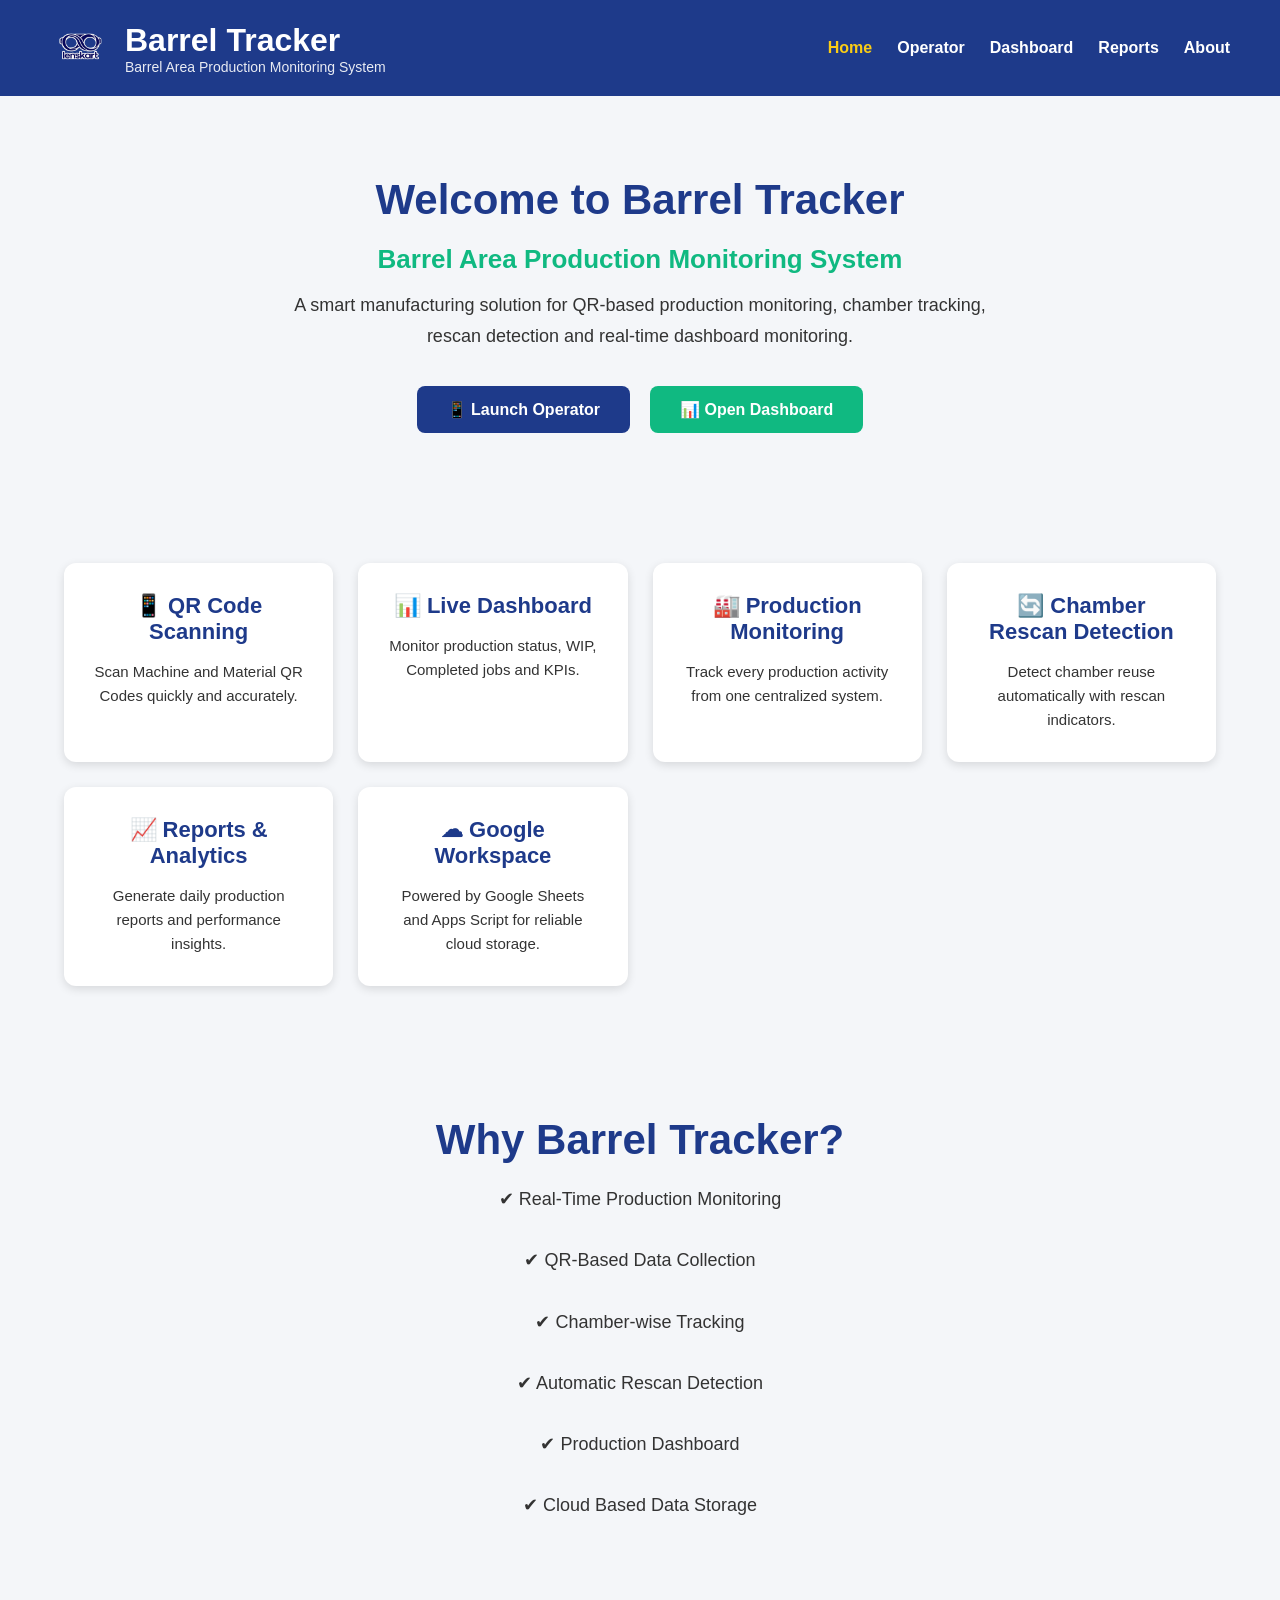
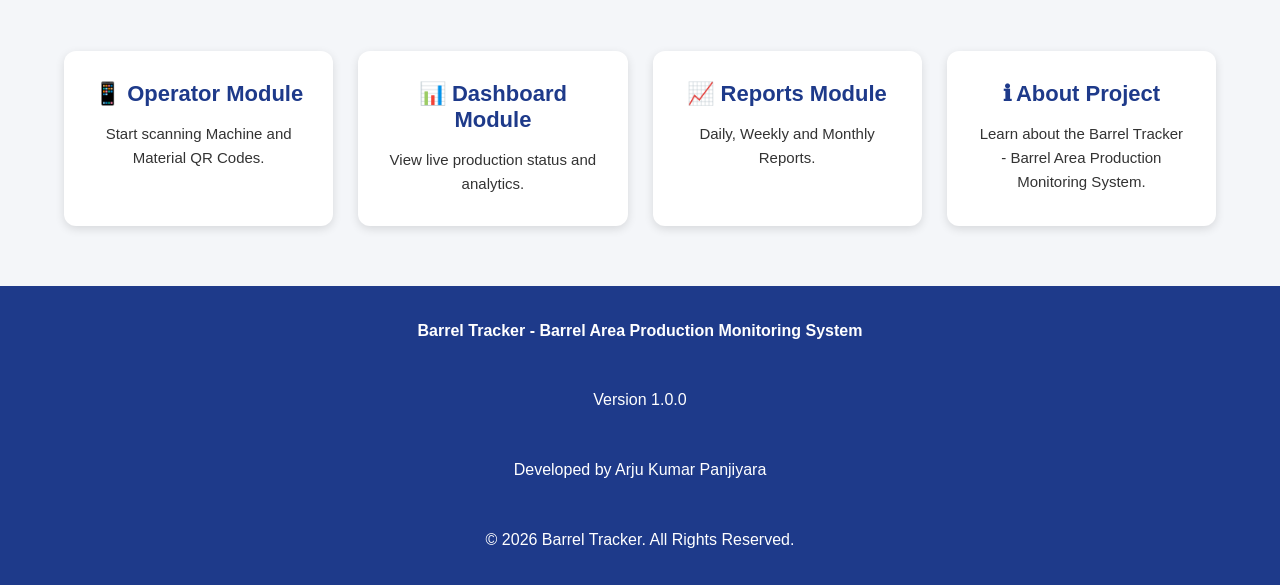
<file: index.html>
<!DOCTYPE html>
<html lang="en">

<head>

    <meta charset="UTF-8">

    <meta name="viewport" content="width=device-width, initial-scale=1.0">

    <title>Barrel Tracker | Barrel Area Production Monitoring System</title>

    <link rel="icon" href="images/logo.png">

    <link rel="stylesheet" href="css/style.css">

</head>

<body>

<!-- ================= HEADER ================= -->

<header>

    <div class="logo">

        <img src="images/logo.png" alt="Barrel Tracker Logo">

        <div>

            <h1>Barrel Tracker</h1>

            <p>Barrel Area Production Monitoring System</p>

        </div>

    </div>

    <nav>

        <ul>

            <li><a href="index.html" class="active">Home</a></li>

            <li><a href="operator.html">Operator</a></li>

            <li><a href="dashboard.html">Dashboard</a></li>

            <li><a href="reports.html">Reports</a></li>

            <li><a href="about.html">About</a></li>

        </ul>

    </nav>

</header>

<!-- ================= HERO ================= -->

<section class="hero">

    <h2>Welcome to Barrel Tracker</h2>

    <h3>Barrel Area Production Monitoring System</h3>

    <p>

        A smart manufacturing solution for QR-based production monitoring,
        chamber tracking, rescan detection and real-time dashboard monitoring.

    </p>

    <div class="hero-buttons">

        <a href="operator.html" class="btn-primary">
            📱 Launch Operator
        </a>

        <a href="dashboard.html" class="btn-secondary">
            📊 Open Dashboard
        </a>

    </div>

</section>

<!-- ================= FEATURES ================= -->

<section class="cards">

    <div class="card">

        <h3>📱 QR Code Scanning</h3>

        <p>

            Scan Machine and Material QR Codes quickly and accurately.

        </p>

    </div>

    <div class="card">

        <h3>📊 Live Dashboard</h3>

        <p>

            Monitor production status, WIP, Completed jobs and KPIs.

        </p>

    </div>

    <div class="card">

        <h3>🏭 Production Monitoring</h3>

        <p>

            Track every production activity from one centralized system.

        </p>

    </div>

    <div class="card">

        <h3>🔄 Chamber Rescan Detection</h3>

        <p>

            Detect chamber reuse automatically with rescan indicators.

        </p>

    </div>

    <div class="card">

        <h3>📈 Reports & Analytics</h3>

        <p>

            Generate daily production reports and performance insights.

        </p>

    </div>

    <div class="card">

        <h3>☁ Google Workspace</h3>

        <p>

            Powered by Google Sheets and Apps Script for reliable cloud storage.

        </p>

    </div>

</section>

<!-- ================= WHY Barrel Tracker ================= -->

<section class="hero">

    <h2>Why Barrel Tracker?</h2>

    <p>

        ✔ Real-Time Production Monitoring<br><br>

        ✔ QR-Based Data Collection<br><br>

        ✔ Chamber-wise Tracking<br><br>

        ✔ Automatic Rescan Detection<br><br>

        ✔ Production Dashboard<br><br>

        ✔ Cloud Based Data Storage

    </p>

</section>

<!-- ================= MODULES ================= -->

<section class="cards">

    <a href="operator.html" class="card">

        <h3>📱 Operator Module</h3>

        <p>

            Start scanning Machine and Material QR Codes.

        </p>

    </a>

    <a href="dashboard.html" class="card">

        <h3>📊 Dashboard Module</h3>

        <p>

            View live production status and analytics.

        </p>

    </a>

    <a href="reports.html" class="card">

        <h3>📈 Reports Module</h3>

        <p>

            Daily, Weekly and Monthly Reports.

        </p>

    </a>

    <a href="about.html" class="card">

        <h3>ℹ About Project</h3>

        <p>

            Learn about the Barrel Tracker - Barrel Area Production Monitoring System.

        </p>

    </a>

</section>

<!-- ================= FOOTER ================= -->

<footer>

    <p>

        <strong>Barrel Tracker - Barrel Area Production Monitoring System</strong>

    </p>

    <br>

    <p>

        Version 1.0.0

    </p>

    <br>

    <p>

        Developed by Arju Kumar Panjiyara

    </p>

    <br>

    <p>

        © 2026 Barrel Tracker. All Rights Reserved.

    </p>

</footer>

<script src="js/app.js"></script>

</body>

</html>
</file>
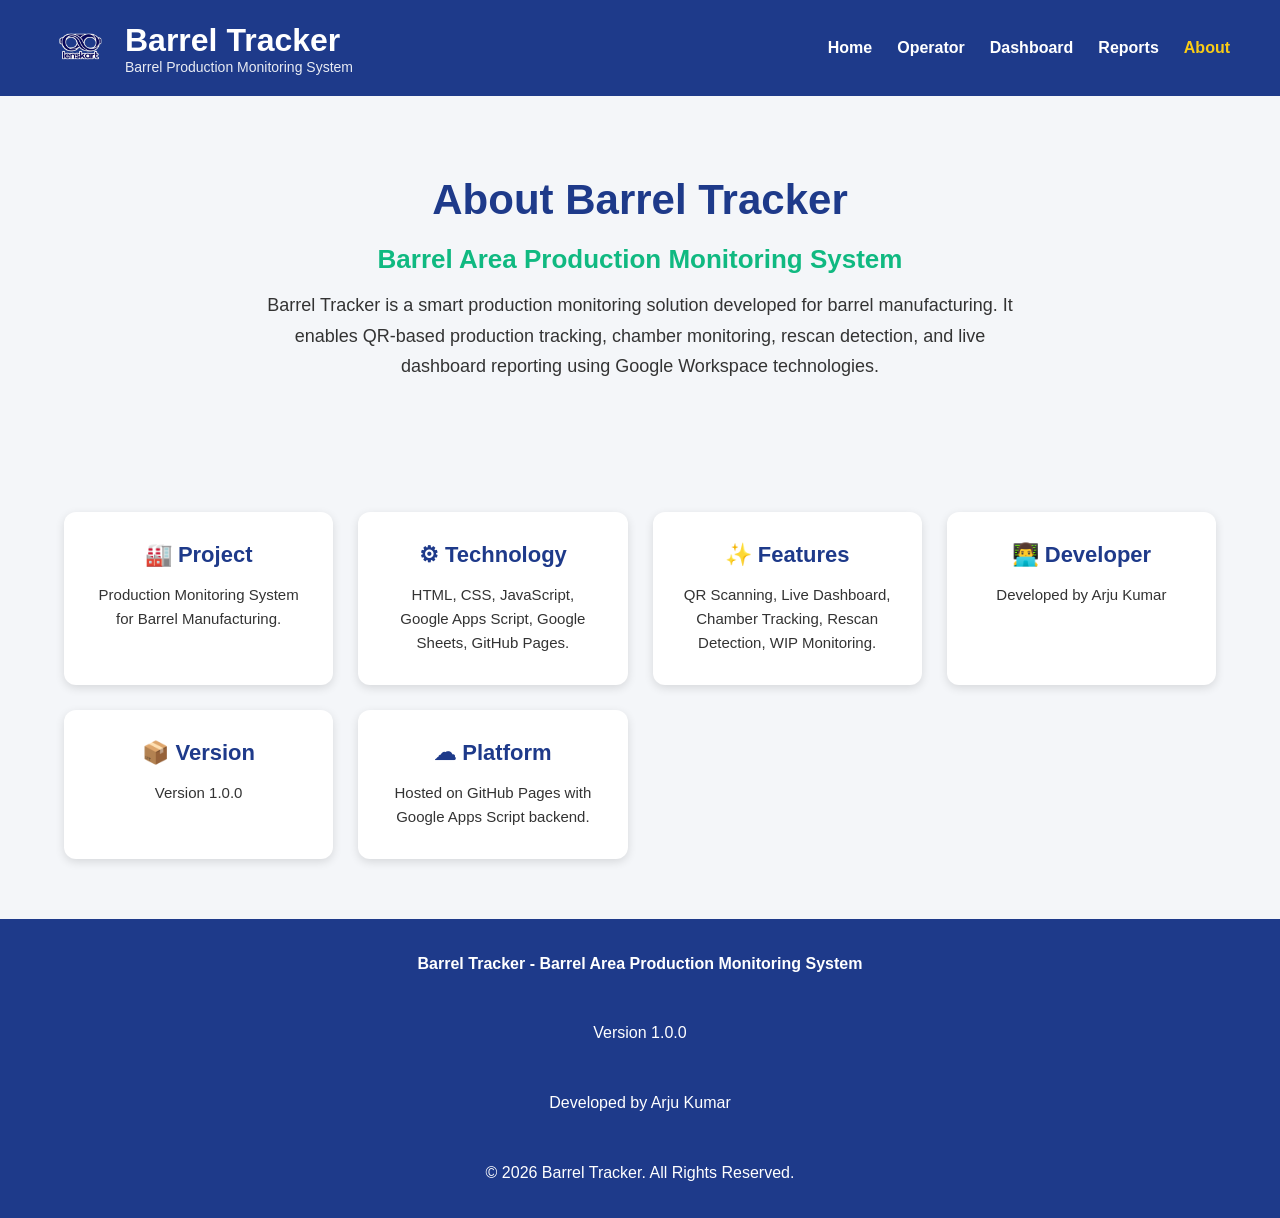
<file: about.html>
<!DOCTYPE html>
<html lang="en">

<head>

    <meta charset="UTF-8">

    <meta name="viewport" content="width=device-width, initial-scale=1.0">

    <title>Barrel Tracker | About</title>

    <link rel="icon" href="images/logo.png">

    <link rel="stylesheet" href="css/style.css">

</head>

<body>

<header>

    <div class="logo">

        <img src="images/logo.png" alt="Barrel Tracker Logo">

        <div>

            <h1>Barrel Tracker</h1>

            <p>Barrel Production Monitoring System</p>

        </div>

    </div>

    <nav>

        <ul>

            <li><a href="index.html">Home</a></li>

            <li><a href="operator.html">Operator</a></li>

            <li><a href="dashboard.html">Dashboard</a></li>

            <li><a href="reports.html">Reports</a></li>

            <li><a href="about.html" class="active">About</a></li>

        </ul>

    </nav>

</header>

<section class="hero">

    <h2>About Barrel Tracker</h2>

    <h3>Barrel Area Production Monitoring System</h3>

    <p>

        Barrel Tracker is a smart production monitoring solution developed for barrel manufacturing. It enables QR-based production tracking, chamber monitoring, rescan detection, and live dashboard reporting using Google Workspace technologies.

    </p>

</section>

<section class="cards">

    <div class="card">

        <h3>🏭 Project</h3>

        <p>Production Monitoring System for Barrel Manufacturing.</p>

    </div>

    <div class="card">

        <h3>⚙ Technology</h3>

        <p>HTML, CSS, JavaScript, Google Apps Script, Google Sheets, GitHub Pages.</p>

    </div>

    <div class="card">

        <h3>✨ Features</h3>

        <p>QR Scanning, Live Dashboard, Chamber Tracking, Rescan Detection, WIP Monitoring.</p>

    </div>

    <div class="card">

        <h3>👨‍💻 Developer</h3>

        <p>Developed by Arju Kumar</p>

    </div>

    <div class="card">

        <h3>📦 Version</h3>

        <p>Version 1.0.0</p>

    </div>

    <div class="card">

        <h3>☁ Platform</h3>

        <p>Hosted on GitHub Pages with Google Apps Script backend.</p>

    </div>

</section>

<footer>

    <p><strong>Barrel Tracker - Barrel Area Production Monitoring System</strong></p>

    <br>

    <p>Version 1.0.0</p>

    <br>

    <p>Developed by Arju Kumar</p>

    <br>

    <p>© 2026 Barrel Tracker. All Rights Reserved.</p>

</footer>

<script src="js/app.js"></script>

</body>

</html>
</file>
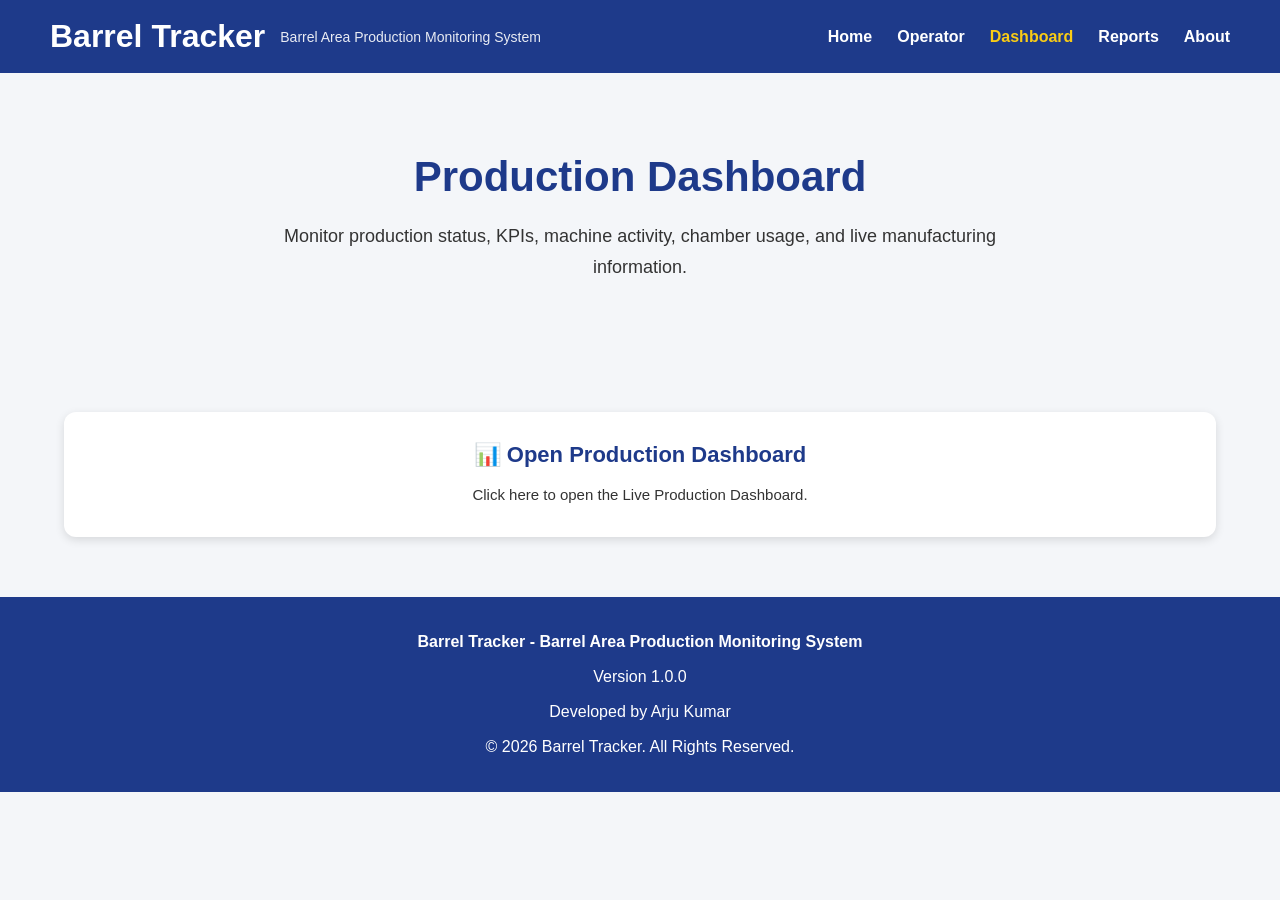
<file: dashboard.html>
<!DOCTYPE html>
<html lang="en">

<head>

    <meta charset="UTF-8">

    <meta name="viewport" content="width=device-width, initial-scale=1.0">

    <title>Dashboard | Barrel Tracker</title>

    <link rel="stylesheet" href="css/style.css">

</head>

<body>

<header>

    <div class="logo">

        <h1>Barrel Tracker</h1>

        <p>Barrel Area Production Monitoring System</p>

    </div>

    <nav>

        <ul>

            <li><a href="index.html">Home</a></li>

            <li><a href="operator.html">Operator</a></li>

            <li><a href="dashboard.html" class="active">Dashboard</a></li>

            <li><a href="reports.html">Reports</a></li>

            <li><a href="about.html">About</a></li>

        </ul>

    </nav>

</header>

<section class="hero">

    <h2>Production Dashboard</h2>

    <p>

        Monitor production status, KPIs, machine activity, chamber usage, and live manufacturing information.

    </p>

</section>

<section class="cards">

    <a href="https://script.google.com/macros/s/AKfycbw2KqrXVA3T2r4RKGGVzq7nOJ7mY8eWyXtsHwMRTm59Bl_5iKS2LhfVFyTAj1PzXw/exec"
       target="_blank"
       class="card">

        <h3>📊 Open Production Dashboard</h3>

        <p>

            Click here to open the Live Production Dashboard.

        </p>

    </a>

</section>

<footer>

    <p><strong>Barrel Tracker - Barrel Area Production Monitoring System</strong></p>

    <p>Version 1.0.0</p>

    <p>Developed by Arju Kumar</p>

    <p>© 2026 Barrel Tracker. All Rights Reserved.</p>

</footer>

<script src="js/app.js"></script>

</body>

</html>
</file>
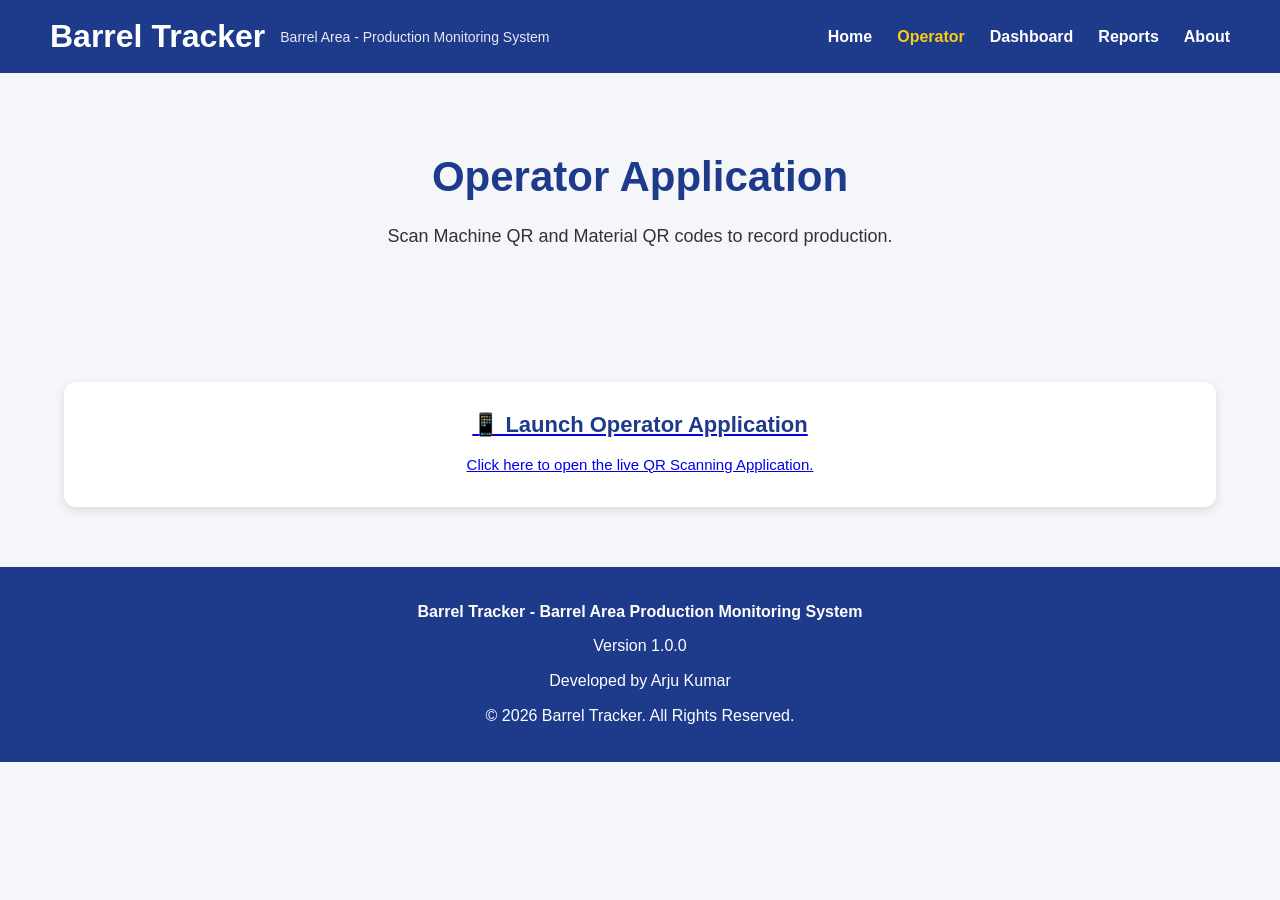
<file: operator.html>
<!DOCTYPE html>
<html lang="en">

<head>

    <meta charset="UTF-8">

    <meta name="viewport" content="width=device-width, initial-scale=1.0">

    <title>Operator | Barrel Tracker</title>

    <link rel="stylesheet" href="css/style.css">

</head>

<body>

<header>

    <div class="logo">

        <h1>Barrel Tracker</h1>

        <p>Barrel Area - Production Monitoring System</p>

    </div>

    <nav>

        <ul>

            <li><a href="index.html">Home</a></li>

            <li><a href="operator.html" class="active">Operator</a></li>

            <li><a href="dashboard.html">Dashboard</a></li>

            <li><a href="reports.html">Reports</a></li>

            <li><a href="about.html">About</a></li>

        </ul>

    </nav>

</header>

<section class="hero">

    <h2>Operator Application</h2>

    <p>

        Scan Machine QR and Material QR codes to record production.

    </p>

</section>

<section class="cards">

    <div class="card">

        <a href="https://arjuk4280.github.io/B_Looker/" target="_blank" class="launch-card">

            <h3>📱 Launch Operator Application</h3>

            <p>
                Click here to open the live QR Scanning Application.
            </p>

        </a>

    </div>

</section>

<footer>

    <p><strong>Barrel Tracker - Barrel Area  Production Monitoring System</strong></p>

    <p>Version 1.0.0</p>

    <p>Developed by Arju Kumar</p>

    <p>© 2026 Barrel Tracker. All Rights Reserved.</p>

</footer>

<script src="js/app.js"></script>

</body>

</html>
</file>
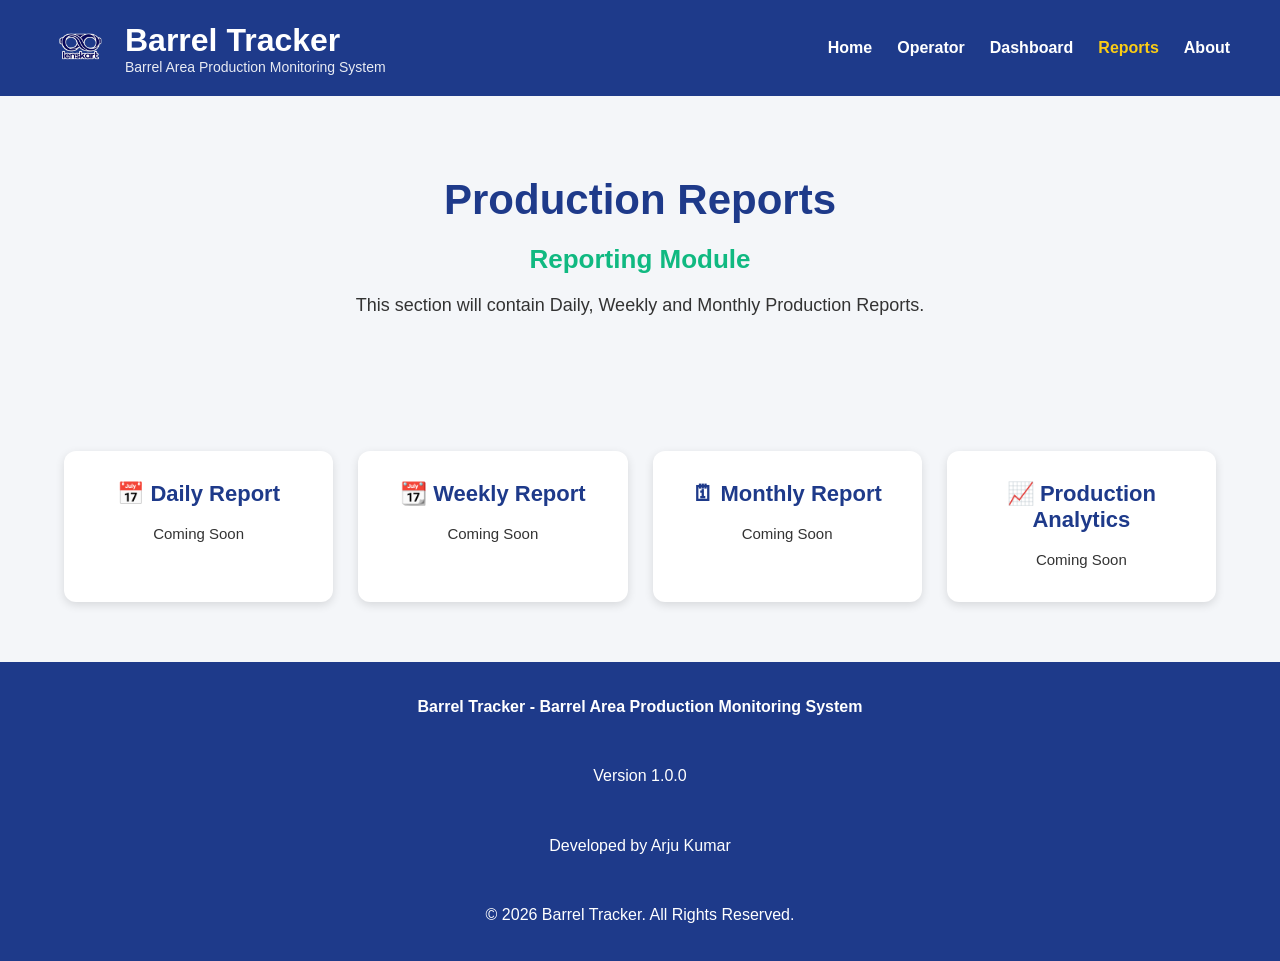
<file: reports.html>
<!DOCTYPE html>
<html lang="en">

<head>

    <meta charset="UTF-8">

    <meta name="viewport" content="width=device-width, initial-scale=1.0">

    <title>Barrel Tracker | Reports</title>

    <link rel="icon" href="images/logo.png">

    <link rel="stylesheet" href="css/style.css">

</head>

<body>

<header>

    <div class="logo">

        <img src="images/logo.png" alt="Barrel Tracker Logo">

        <div>

            <h1>Barrel Tracker</h1>

            <p>Barrel Area Production Monitoring System</p>

        </div>

    </div>

    <nav>

        <ul>

            <li><a href="index.html">Home</a></li>

            <li><a href="operator.html">Operator</a></li>

            <li><a href="dashboard.html">Dashboard</a></li>

            <li><a href="reports.html" class="active">Reports</a></li>

            <li><a href="about.html">About</a></li>

        </ul>

    </nav>

</header>

<section class="hero">

    <h2>Production Reports</h2>

    <h3>Reporting Module</h3>

    <p>

        This section will contain Daily, Weekly and Monthly Production Reports.

    </p>

</section>

<section class="cards">

    <div class="card">

        <h3>📅 Daily Report</h3>

        <p>Coming Soon</p>

    </div>

    <div class="card">

        <h3>📆 Weekly Report</h3>

        <p>Coming Soon</p>

    </div>

    <div class="card">

        <h3>🗓 Monthly Report</h3>

        <p>Coming Soon</p>

    </div>

    <div class="card">

        <h3>📈 Production Analytics</h3>

        <p>Coming Soon</p>

    </div>

</section>

<footer>

    <p><strong>Barrel Tracker - Barrel Area Production Monitoring System</strong></p>

    <br>

    <p>Version 1.0.0</p>

    <br>

    <p>Developed by Arju Kumar</p>

    <br>

    <p>© 2026 Barrel Tracker. All Rights Reserved.</p>

</footer>

<script src="js/app.js"></script>

</body>

</html>
</file>
<file: css/style.css>
/* ===========================
   Barrel Tracker Website
   =========================== */

*{
    margin:0;
    padding:0;
    box-sizing:border-box;
    font-family:Arial, Helvetica, sans-serif;
}

body{
    background:#f4f6f9;
    color:#333;
}

/* ===========================
   Header
   =========================== */

header{
    background:#1e3a8a;
    color:#fff;
    display:flex;
    justify-content:space-between;
    align-items:center;
    padding:18px 50px;
    flex-wrap:wrap;
}

.logo{

    display:flex;

    align-items:center;

    gap:15px;

}

.logo img{

    width:60px;

    height:60px;

    object-fit:contain;

}

.logo h1{

    font-size:32px;

}

.logo p{

    font-size:14px;

    opacity:.9;

}

/* ===========================
   Navigation
   =========================== */

nav ul{
    display:flex;
    list-style:none;
    gap:25px;
}

nav ul li a{
    text-decoration:none;
    color:white;
    font-weight:bold;
    transition:.3s;
}

nav ul li a:hover,
nav ul li a.active{
    color:#facc15;
}

/* ===========================
   Hero
   =========================== */

.hero{
    text-align:center;
    padding:70px 20px;
}

.hero h2{
    font-size:42px;
    color:#1e3a8a;
    margin-bottom:20px;
}

.hero p{
    max-width:750px;
    margin:auto;
    font-size:18px;
    line-height:1.7;
}

/* ===========================
   Cards
   =========================== */

.cards{
    width:90%;
    margin:40px auto;
    display:grid;
    grid-template-columns:repeat(auto-fit,minmax(250px,1fr));
    gap:25px;
}

.card{
    background:white;
    text-decoration:none;
    color:#333;
    padding:30px;
    border-radius:12px;
    text-align:center;
    box-shadow:0 3px 10px rgba(0,0,0,.12);
    transition:.3s;
}

.card:hover{
    transform:translateY(-8px);
    box-shadow:0 8px 20px rgba(0,0,0,.2);
}

.card h3{
    color:#1e3a8a;
    margin-bottom:15px;
    font-size:22px;
}

.card p{
    font-size:15px;
    line-height:1.6;
}

/* ===========================
   Footer
   =========================== */

footer{
    background:#1e3a8a;
    color:white;
    text-align:center;
    padding:25px;
    margin-top:60px;
}

footer p{
    margin:6px 0;
}

/* ===========================
   Responsive
   =========================== */

@media(max-width:768px){

header{
    flex-direction:column;
    text-align:center;
    gap:20px;
}

nav ul{
    flex-direction:column;
    gap:12px;
}

.hero h2{
    font-size:32px;
}

.hero p{
    font-size:16px;
}

}
/* ==========================================
   HERO BUTTONS
========================================== */

.hero-buttons{

    margin-top:35px;

    display:flex;

    justify-content:center;

    gap:20px;

    flex-wrap:wrap;

}

.btn-primary,
.btn-secondary{

    padding:14px 30px;

    border-radius:8px;

    text-decoration:none;

    font-size:16px;

    font-weight:bold;

    transition:.3s;

}

.btn-primary{

    background:#1e3a8a;

    color:white;

}

.btn-primary:hover{

    background:#163172;

    transform:translateY(-3px);

}

.btn-secondary{

    background:#10b981;

    color:white;

}

.btn-secondary:hover{

    background:#0e9f6e;

    transform:translateY(-3px);

}

/* ==========================================
   FEATURE CARDS
========================================== */

.cards{

    margin-top:50px;

    margin-bottom:50px;

}

.card{

    cursor:pointer;

}

.card:hover{

    transform:translateY(-10px);

    transition:.3s;

}

/* ==========================================
   HERO IMPROVEMENT
========================================== */

.hero h3{

    color:#10b981;

    font-size:26px;

    margin:15px 0;

    font-weight:600;

}

.hero{

    padding:80px 20px;

}

/* ==========================================
   FOOTER
========================================== */

footer{

    line-height:1.8;

}

/* ==========================================
   MOBILE
========================================== */

@media(max-width:768px){

.hero-buttons{

    flex-direction:column;

    align-items:center;

}

.btn-primary,
.btn-secondary{

    width:260px;

    text-align:center;

}

.hero h3{

    font-size:22px;

}

}
</file>
